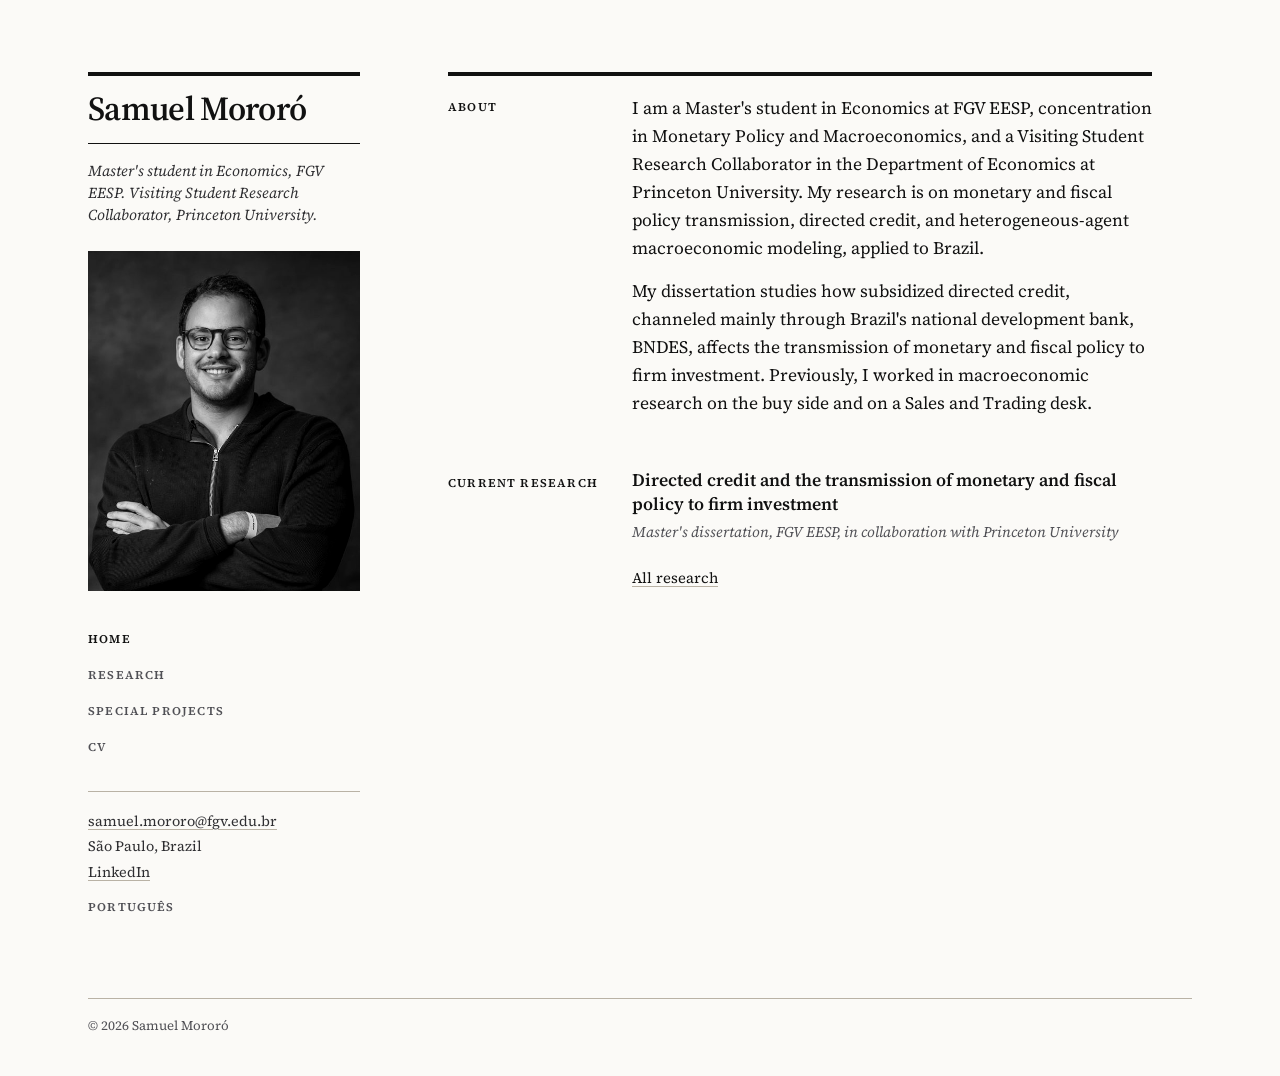
<file: index.html>
<!doctype html>
<html lang="en" data-lang="en">
<head>
<meta charset="utf-8">
<meta name="viewport" content="width=device-width, initial-scale=1">
<title>Samuel Mororó</title>
<meta name="description" content="Samuel Mororó, economist. Research on monetary and fiscal policy transmission, directed credit and heterogeneous-agent macroeconomics.">
<script>
(function(){var r=document.documentElement;try{
  var l=localStorage.getItem('lang'); if(l) r.setAttribute('data-lang',l);
}catch(e){}})();
</script>
<link rel="preconnect" href="https://fonts.googleapis.com">
<link rel="preconnect" href="https://fonts.gstatic.com" crossorigin>
<link rel="stylesheet" href="https://fonts.googleapis.com/css2?family=Source+Serif+4:ital,opsz,wght@0,8..60,400;0,8..60,600;1,8..60,400&display=swap">
<link rel="stylesheet" href="assets/css/style.css?v=12">
<script src="assets/js/site.js" defer></script>
</head>
<body>
<div class="page">

<aside class="aside">
  <p class="name"><a href="index.html">Samuel Mororó</a></p>
  <p class="role">
    <span class="en">Master's student in Economics, FGV EESP. Visiting Student Research Collaborator, Princeton University.</span>
    <span class="pt">Mestrando em Economia, FGV EESP. Visiting Student Research Collaborator, Princeton University.</span>
  </p>
  <img class="portrait" src="assets/img/portrait-web.jpg" alt="Samuel Mororó" width="520" height="650">

  <nav>
    <ul class="nav">
      <li><a href="index.html" aria-current="page"><span class="en">Home</span><span class="pt">Início</span></a></li>
      <li><a href="research.html"><span class="en">Research</span><span class="pt">Pesquisa</span></a></li>
      <li><a href="projects.html"><span class="en">Special Projects</span><span class="pt">Projetos especiais</span></a></li>
      <li><a href="assets/cv.pdf" target="_blank" rel="noopener">CV</a></li>
    </ul>
  </nav>

  <div class="aside-foot">
    <p><a href="mailto:samuel.mororo@fgv.edu.br">samuel.mororo@fgv.edu.br</a></p>
    <p>São Paulo, Brazil</p>
    <p><a href="https://www.linkedin.com/in/samuelmororo/" target="_blank" rel="noopener">LinkedIn</a></p>
    <button class="lang" type="button" data-lang-toggle>Português</button>
  </div>
</aside>

<main class="content">

  <section class="section">
    <h2 class="label"><span class="en">About</span><span class="pt">Sobre</span></h2>
    <div>
      <p class="en">I am a Master's student in Economics at FGV EESP, concentration in Monetary Policy and Macroeconomics, and a Visiting Student Research Collaborator in the Department of Economics at Princeton University. My research is on monetary and fiscal policy transmission, directed credit, and heterogeneous-agent macroeconomic modeling, applied to Brazil.</p>
      <p class="en">My dissertation studies how subsidized directed credit, channeled mainly through Brazil's national development bank, BNDES, affects the transmission of monetary and fiscal policy to firm investment. Previously, I worked in macroeconomic research on the buy side and on a Sales and Trading desk.</p>
      <p class="pt">Sou mestrando em Economia na FGV EESP, com concentração em Política Monetária e Macroeconomia, e Visiting Student Research Collaborator no Departamento de Economia da Universidade de Princeton. Minha pesquisa é sobre transmissão de política monetária e fiscal, crédito direcionado e modelagem macroeconômica com agentes heterogêneos, aplicada ao Brasil.</p>
      <p class="pt">Minha dissertação estuda como o crédito direcionado subsidiado no Brasil, majoritariamente via BNDES, afeta a transmissão de política monetária e fiscal para o investimento das firmas. Já atuei em pesquisa macroeconômica no buy side e numa mesa de Sales and Trading.</p>
    </div>
  </section>


  <section class="section">
    <h2 class="label"><span class="en">Current research</span><span class="pt">Pesquisa atual</span></h2>
    <div>
      <div class="paper">
        <h3><span class="en">Directed credit and the transmission of monetary and fiscal policy to firm investment</span><span class="pt">Crédito direcionado e a transmissão de política monetária e fiscal para o investimento das firmas</span></h3>
        <p class="meta"><span class="en">Master's dissertation, FGV EESP, in collaboration with Princeton University</span><span class="pt">Dissertação de mestrado, FGV EESP, em colaboração com Princeton University</span></p>
      </div>
      <p class="more"><a href="research.html"><span class="en">All research</span><span class="pt">Toda a pesquisa</span></a></p>
    </div>
  </section>


</main>

</div>

<footer class="foot"><p>© 2026 Samuel Mororó</p></footer>
</body>
</html>
</file>
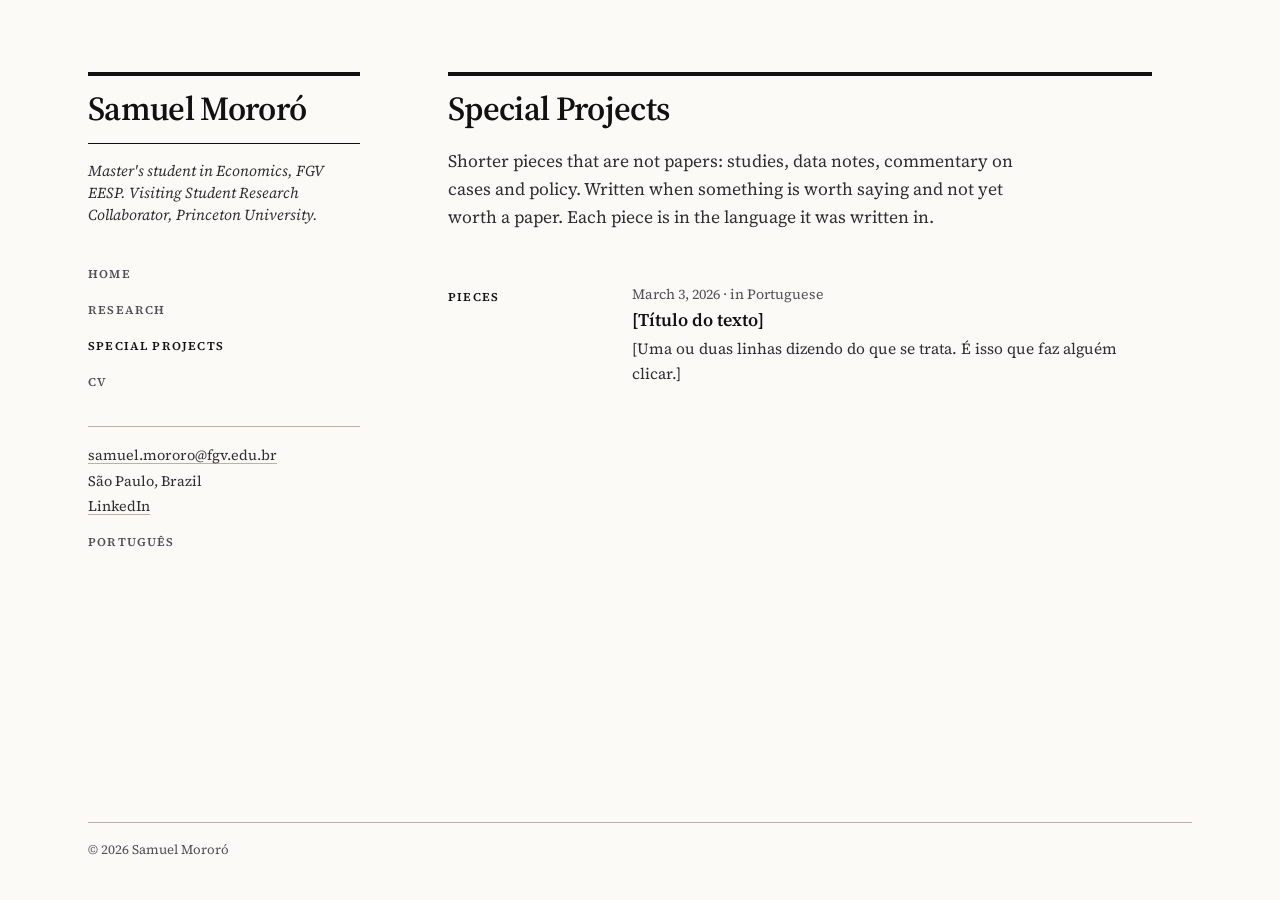
<file: projects.html>
<!doctype html>
<html lang="en" data-lang="en">
<head>
<meta charset="utf-8">
<meta name="viewport" content="width=device-width, initial-scale=1">
<title>Special Projects · Samuel Mororó</title>
<meta name="description" content="Studies, notes and commentary by Samuel Mororó.">
<script>
(function(){var r=document.documentElement;try{
  var l=localStorage.getItem('lang'); if(l) r.setAttribute('data-lang',l);
}catch(e){}})();
</script>
<link rel="preconnect" href="https://fonts.googleapis.com">
<link rel="preconnect" href="https://fonts.gstatic.com" crossorigin>
<link rel="stylesheet" href="https://fonts.googleapis.com/css2?family=Source+Serif+4:ital,opsz,wght@0,8..60,400;0,8..60,600;1,8..60,400&display=swap">
<link rel="stylesheet" href="assets/css/style.css?v=12">
<script src="assets/js/site.js" defer></script>
</head>
<body>
<div class="page">

<aside class="aside">
  <p class="name"><a href="index.html">Samuel Mororó</a></p>
  <p class="role">
    <span class="en">Master's student in Economics, FGV EESP. Visiting Student Research Collaborator, Princeton University.</span>
    <span class="pt">Mestrando em Economia, FGV EESP. Visiting Student Research Collaborator, Princeton University.</span>
  </p>

  <nav>
    <ul class="nav">
      <li><a href="index.html"><span class="en">Home</span><span class="pt">Início</span></a></li>
      <li><a href="research.html"><span class="en">Research</span><span class="pt">Pesquisa</span></a></li>
      <li><a href="projects.html" aria-current="page"><span class="en">Special Projects</span><span class="pt">Projetos especiais</span></a></li>
      <li><a href="assets/cv.pdf" target="_blank" rel="noopener">CV</a></li>
    </ul>
  </nav>

  <div class="aside-foot">
    <p><a href="mailto:samuel.mororo@fgv.edu.br">samuel.mororo@fgv.edu.br</a></p>
    <p>São Paulo, Brazil</p>
    <p><a href="https://www.linkedin.com/in/samuelmororo/" target="_blank" rel="noopener">LinkedIn</a></p>
    <button class="lang" type="button" data-lang-toggle>Português</button>
  </div>
</aside>

<main class="content">
  <h1 class="page-title"><span class="en">Special Projects</span><span class="pt">Projetos especiais</span></h1>
  <p class="intro en">Shorter pieces that are not papers: studies, data notes, commentary on cases and policy. Written when something is worth saying and not yet worth a paper. Each piece is in the language it was written in.</p>
  <p class="intro pt">Textos mais curtos que não são papers: estudos, notas de dados, comentários sobre casos e política. Escritos quando algo vale ser dito e ainda não vale um paper. Cada texto fica no idioma em que foi escrito.</p>

  <section class="section">
    <h2 class="label"><span class="en">Pieces</span><span class="pt">Textos</span></h2>
    <ul class="postlist">
      <li>
        <p class="when"><span class="en">March 3, 2026 · in Portuguese</span><span class="pt">3 de março de 2026 · em português</span></p>
        <p class="title"><a href="projects/exemplo.html">[Título do texto]</a></p>
        <p class="blurb en">[Uma ou duas linhas dizendo do que se trata. É isso que faz alguém clicar.]</p>
        <p class="blurb pt">[Uma ou duas linhas dizendo do que se trata. É isso que faz alguém clicar.]</p>
      </li>
    </ul>
  </section>

</main>

</div>

<footer class="foot"><p>© 2026 Samuel Mororó</p></footer>
</body>
</html>
</file>
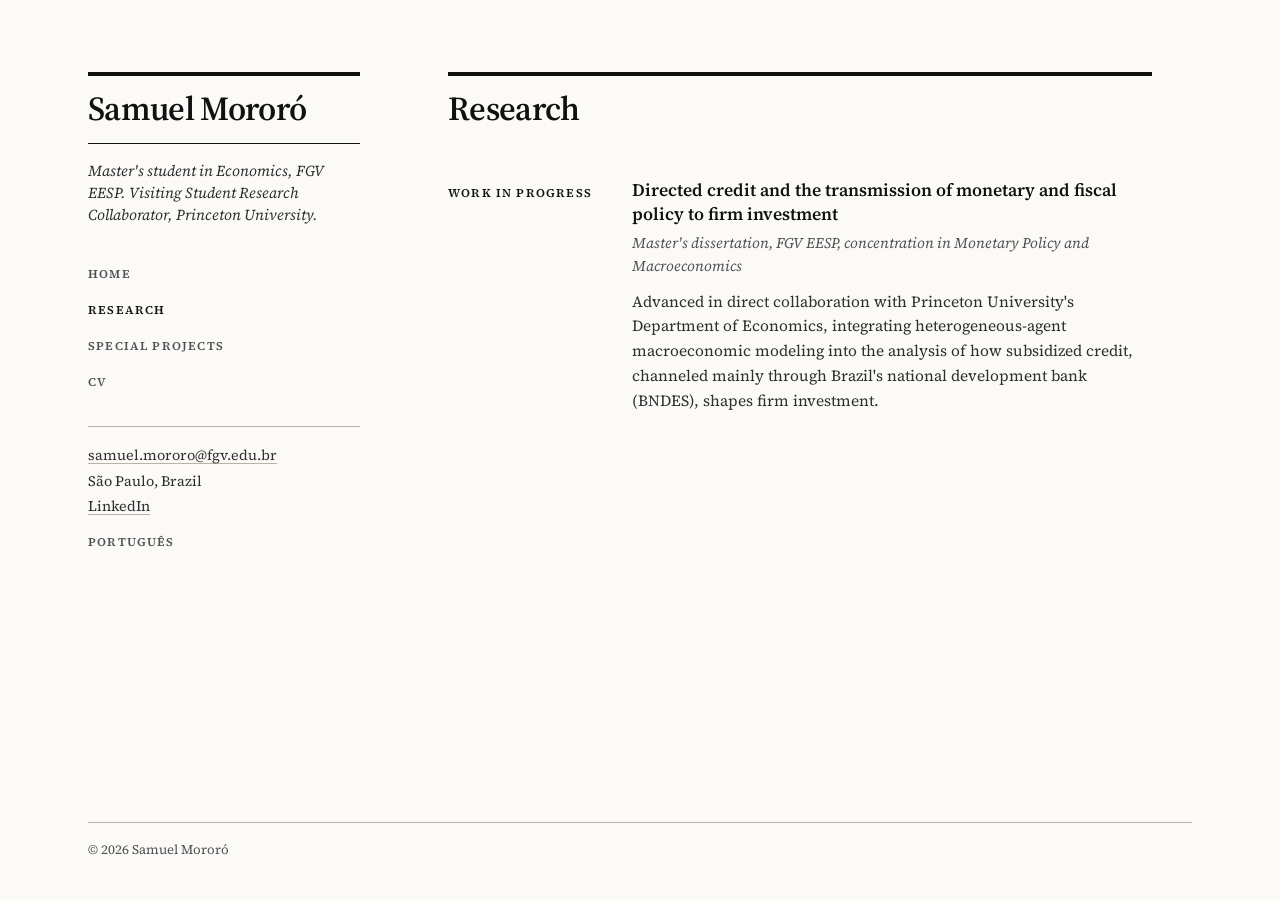
<file: research.html>
<!doctype html>
<html lang="en" data-lang="en">
<head>
<meta charset="utf-8">
<meta name="viewport" content="width=device-width, initial-scale=1">
<title>Research · Samuel Mororó</title>
<meta name="description" content="Working papers, publications and work in progress by Samuel Mororó.">
<script>
(function(){var r=document.documentElement;try{
  var l=localStorage.getItem('lang'); if(l) r.setAttribute('data-lang',l);
}catch(e){}})();
</script>
<link rel="preconnect" href="https://fonts.googleapis.com">
<link rel="preconnect" href="https://fonts.gstatic.com" crossorigin>
<link rel="stylesheet" href="https://fonts.googleapis.com/css2?family=Source+Serif+4:ital,opsz,wght@0,8..60,400;0,8..60,600;1,8..60,400&display=swap">
<link rel="stylesheet" href="assets/css/style.css?v=12">
<script src="assets/js/site.js" defer></script>
</head>
<body>
<div class="page">

<aside class="aside">
  <p class="name"><a href="index.html">Samuel Mororó</a></p>
  <p class="role">
    <span class="en">Master's student in Economics, FGV EESP. Visiting Student Research Collaborator, Princeton University.</span>
    <span class="pt">Mestrando em Economia, FGV EESP. Visiting Student Research Collaborator, Princeton University.</span>
  </p>

  <nav>
    <ul class="nav">
      <li><a href="index.html"><span class="en">Home</span><span class="pt">Início</span></a></li>
      <li><a href="research.html" aria-current="page"><span class="en">Research</span><span class="pt">Pesquisa</span></a></li>
      <li><a href="projects.html"><span class="en">Special Projects</span><span class="pt">Projetos especiais</span></a></li>
      <li><a href="assets/cv.pdf" target="_blank" rel="noopener">CV</a></li>
    </ul>
  </nav>

  <div class="aside-foot">
    <p><a href="mailto:samuel.mororo@fgv.edu.br">samuel.mororo@fgv.edu.br</a></p>
    <p>São Paulo, Brazil</p>
    <p><a href="https://www.linkedin.com/in/samuelmororo/" target="_blank" rel="noopener">LinkedIn</a></p>
    <button class="lang" type="button" data-lang-toggle>Português</button>
  </div>
</aside>

<main class="content">
  <h1 class="page-title"><span class="en">Research</span><span class="pt">Pesquisa</span></h1>

  <section class="section">
    <h2 class="label"><span class="en">Work in progress</span><span class="pt">Em andamento</span></h2>
    <div>
      <div class="paper">
        <h3><span class="en">Directed credit and the transmission of monetary and fiscal policy to firm investment</span><span class="pt">Crédito direcionado e a transmissão de política monetária e fiscal para o investimento das firmas</span></h3>
        <p class="meta"><span class="en">Master's dissertation, FGV EESP, concentration in Monetary Policy and Macroeconomics</span><span class="pt">Dissertação de mestrado, FGV EESP, concentração em Política Monetária e Macroeconomia</span></p>
        <p class="abstract en">Advanced in direct collaboration with Princeton University's Department of Economics, integrating heterogeneous-agent macroeconomic modeling into the analysis of how subsidized credit, channeled mainly through Brazil's national development bank (BNDES), shapes firm investment.</p>
        <p class="abstract pt">Desenvolvida em colaboração direta com o Departamento de Economia da Universidade de Princeton, integrando modelagem macroeconômica com agentes heterogêneos à análise de como o crédito subsidiado, majoritariamente via BNDES, molda o investimento das firmas.</p>
      </div>
    </div>
  </section>

</main>

</div>

<footer class="foot"><p>© 2026 Samuel Mororó</p></footer>
</body>
</html>
</file>
<file: assets/css/style.css>
/* samuelmororo.com
   Two columns: a fixed identity column on the left, the work on the right.
   One serif family, near-white paper, ink text, one quiet accent. */

:root {
  --paper:  #fbfaf7;
  --ink:    #111111;
  --muted:  #2e2e31;
  --faint:  #505055;
  --rule:   #b9b2a5;
  --accent: #7c2a21;

  --serif: "Source Serif 4", Georgia, "Iowan Old Style", Charter, serif;
  --sans:  -apple-system, BlinkMacSystemFont, "Segoe UI", Helvetica, Arial, sans-serif;

  --aside: 17rem;
  --label: 9.5rem;
}

* { box-sizing: border-box; }
body, h1, h2, h3, p, ul, ol, li, figure, blockquote { margin: 0; padding: 0; }
ul { list-style: none; }
img { max-width: 100%; display: block; }

html { background: var(--paper); }
body {
  font-family: var(--serif);
  font-size: 17.5px;
  line-height: 1.6;
  color: var(--ink);
  background: var(--paper);
  /* Column so the footer sits at the bottom even on short pages. */
  min-height: 100vh;
  display: flex;
  flex-direction: column;
  font-optical-sizing: auto;
  -webkit-font-smoothing: antialiased;
  text-rendering: optimizeLegibility;
}

a {
  color: inherit;
  text-decoration: underline;
  text-decoration-thickness: 1px;
  text-underline-offset: .18em;
  text-decoration-color: var(--rule);
  transition: color .15s, text-decoration-color .15s;
}
a:hover { color: var(--accent); text-decoration-color: var(--accent); }
:focus-visible { outline: 2px solid var(--accent); outline-offset: 3px; }

/* Both languages live in the HTML; hide the inactive one. */
html[data-lang="pt"] .en,
html[data-lang="en"] .pt { display: none !important; }

/* Small uppercase labels: nav, section labels, language button. */
.label, .nav a, .lang {
  font-size: .74rem;
  font-weight: 600;
  letter-spacing: .1em;
  text-transform: uppercase;
}

/* ---------- page grid ---------- */
.page {
  flex: 1 0 auto;
  width: 100%;
  max-width: 74rem;
  margin: 0 auto;
  padding: 4.5rem 2.5rem 5rem;
  display: grid;
  grid-template-columns: var(--aside) minmax(0, 1fr);
  column-gap: 5.5rem;
}

/* ---------- identity column ---------- */
.aside {
  position: sticky;
  top: 4.5rem;
  align-self: start;
}

/* The name on one line, framed by the double rule: thick above, thin below. */
.name {
  font-size: 2.1rem;
  font-weight: 600;
  line-height: 1.1;
  letter-spacing: -.02em;
  white-space: nowrap;
  padding-block: .9rem .95rem;
  border-top: 4px solid var(--ink);
  border-bottom: 1px solid var(--ink);
}
.name a { text-decoration: none; }
.name a:hover { color: inherit; }

.role {
  margin-top: 1rem;
  font-size: .95rem;
  line-height: 1.45;
  color: var(--muted);
  font-style: italic;
}

.portrait {
  margin-top: 1.6rem;
  width: 100%;
  height: auto;
  aspect-ratio: 4 / 5;
  object-fit: cover;
  object-position: 50% 25%;
  filter: grayscale(1) contrast(1.06);
}

.nav { margin-top: 2rem; }
.nav li + li { margin-top: .5rem; }
.nav a {
  text-decoration: none;
  color: var(--faint);
  display: inline-flex;
  align-items: center;
}
.nav a:hover { color: var(--ink); }
.nav a[aria-current="page"] { color: var(--ink); }

.aside-foot {
  margin-top: 2rem;
  padding-top: 1.1rem;
  border-top: 1px solid var(--rule);
  font-size: .9rem;
  line-height: 1.55;
  color: var(--muted);
}
.aside-foot p + p { margin-top: .2rem; }

.lang {
  margin-top: 1rem;
  font-family: var(--serif);
  color: var(--faint);
  background: none;
  border: 0;
  padding: 0;
  cursor: pointer;
}
.lang:hover { color: var(--accent); }

/* ---------- content column ---------- */
.content { min-width: 0; max-width: 44rem; }

.page-title {
  font-size: 2.1rem;
  font-weight: 600;
  line-height: 1.1;
  letter-spacing: -.02em;
  padding-top: .9rem;
  border-top: 4px solid var(--ink); /* level with the name's rule */
  margin-bottom: .5rem;
}
.intro { margin-top: 1.25rem; color: var(--muted); max-width: 36rem; }

/* A section is a label in the margin plus its body; space separates them.
   The first one sits on a thick rule level with the name's. */
.section {
  display: grid;
  grid-template-columns: var(--label) minmax(0, 1fr);
  column-gap: 2rem;
  margin-top: 3.25rem;
}
.content > .section:first-child { margin-top: 0; padding-top: 1.1rem; border-top: 4px solid var(--ink); }
.section > .label { color: var(--ink); padding-top: .3rem; }
.section p + p { margin-top: .95rem; }


/* ---------- papers ---------- */
.paper + .paper { margin-top: 2rem; }
.paper h3 {
  font-size: 1.1rem;
  font-weight: 600;
  line-height: 1.35;
}
.paper .meta { margin-top: .3rem; font-size: .93rem; color: var(--faint); font-style: italic; }
.paper .abstract { margin-top: .65rem; font-size: .97rem; color: var(--muted); }
.paper .files { margin-top: .6rem; font-size: .9rem; }
.paper .files a + a { margin-left: 1rem; }

/* ---------- dated lists (education) ---------- */
.rows li {
  display: grid;
  grid-template-columns: minmax(0, 1fr) auto;
  column-gap: 1.5rem;
}
.rows li + li { margin-top: 1rem; }
.rows .what { font-weight: 600; }
.rows .where { display: block; font-size: .95rem; color: var(--muted); }
.rows .when { font-size: .9rem; color: var(--faint); white-space: nowrap; padding-top: .1rem; font-variant-numeric: lining-nums tabular-nums; }

.more { margin-top: 1.4rem; font-size: .93rem; }

/* ---------- writing index ---------- */
.postlist li + li { margin-top: 2rem; }
.postlist .when { font-size: .88rem; color: var(--faint); }
.postlist .title { margin-top: .15rem; font-size: 1.12rem; font-weight: 600; line-height: 1.35; }
.postlist .title a { text-decoration: none; }
.postlist .blurb { margin-top: .3rem; font-size: .97rem; color: var(--muted); }

/* ---------- a single piece of writing ---------- */
.post { max-width: 38rem; }
.post h1 {
  font-size: 2.1rem;
  font-weight: 600;
  line-height: 1.15;
  letter-spacing: -.02em;
  padding-top: .9rem;
  border-top: 4px solid var(--ink);
}
.post .byline { margin-top: .8rem; margin-bottom: 2.5rem; font-size: .93rem; color: var(--faint); font-style: italic; }
.post p + p { margin-top: 1rem; }
.post h2 { font-size: 1.2rem; font-weight: 600; margin: 2.4rem 0 .8rem; }
.post ul, .post ol { list-style: revert; padding-left: 1.35rem; margin-top: 1rem; }
.post li { margin-top: .3rem; }
.post blockquote {
  margin: 1.6rem 0;
  padding-left: 1.2rem;
  border-left: 1px solid var(--accent);
  font-style: italic;
  color: var(--muted);
}
.post figure { margin: 2rem 0; }
.post figcaption { font-size: .88rem; color: var(--faint); margin-top: .6rem; }

/* Numbers in tables are set in sans with tabular figures, so columns align. */
.tablewrap { overflow-x: auto; margin: 1.75rem 0; }
.post table { border-collapse: collapse; font-family: var(--sans); font-size: .85rem; min-width: 100%; }
.post th, .post td {
  text-align: left;
  padding: .5rem 1rem .5rem 0;
  border-bottom: 1px solid var(--rule);
  font-variant-numeric: tabular-nums;
}
.post th { font-weight: 600; border-bottom-color: var(--ink); }
.back { margin-top: 3rem; font-size: .93rem; }

/* ---------- footer: full width, pinned to the bottom of the page ---------- */
.foot {
  width: 100%;
  max-width: 74rem;
  margin: 0 auto;
  padding: 0 2.5rem 2.5rem;
  font-size: .82rem;
  color: var(--faint);
}
.foot p { padding-top: 1rem; border-top: 1px solid var(--rule); }

/* ---------- narrow screens: one column ---------- */
@media (max-width: 900px) {
  .page { grid-template-columns: minmax(0, 1fr); padding: 2.25rem 1.25rem 3.5rem; }
  .foot { padding: 0 1.25rem 2rem; }
  .aside { position: static; margin-bottom: 2.75rem; }
  .name { font-size: 1.9rem; }
  .portrait { width: 7.5rem; margin-top: 1.4rem; }
  .nav { display: flex; flex-wrap: wrap; gap: .5rem 1.4rem; margin-top: 1.5rem; }
  .nav li + li { margin-top: 0; }
    .nav a[aria-current="page"] { text-decoration: underline; text-decoration-color: var(--accent); text-underline-offset: .35em; }
  .aside-foot { display: flex; flex-wrap: wrap; align-items: baseline; gap: .2rem 1.25rem; }
  .aside-foot p + p { margin-top: 0; }
  .lang { margin-top: 0; }
  .section { grid-template-columns: minmax(0, 1fr); margin-top: 2.25rem; }
  .section > .label { margin-bottom: .75rem; padding-top: 0; }
  .rows li { grid-template-columns: minmax(0, 1fr); }
  .rows .when { padding-top: 0; }
}
</file>
